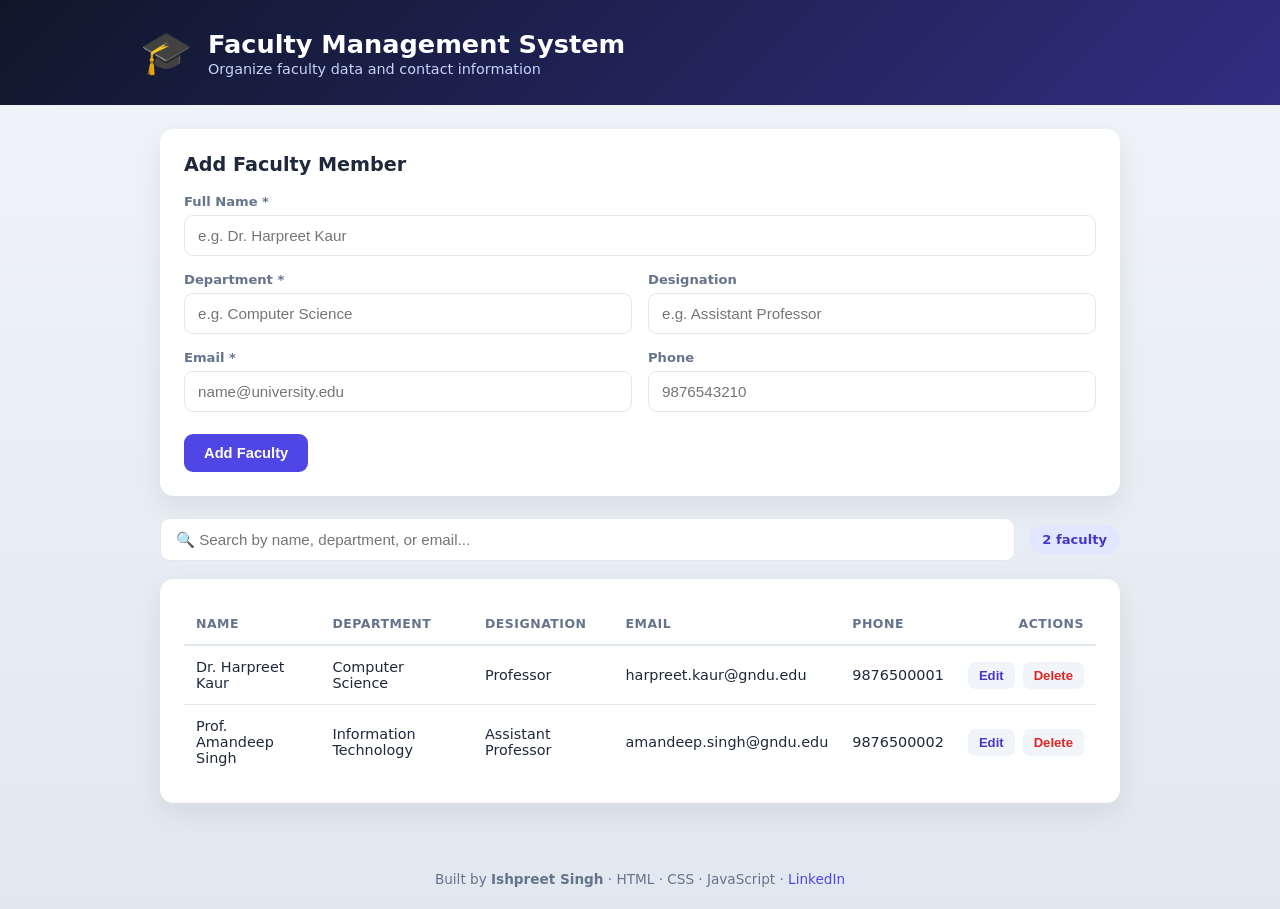
<file: index.html>
<!DOCTYPE html>
<html lang="en">
<head>
  <meta charset="UTF-8" />
  <meta name="viewport" content="width=device-width, initial-scale=1.0" />
  <title>Faculty Management System</title>
  <link rel="stylesheet" href="styles.css" />
</head>
<body>
  <header class="topbar">
    <div class="brand">
      <span class="logo">🎓</span>
      <div>
        <h1>Faculty Management System</h1>
        <p class="subtitle">Organize faculty data and contact information</p>
      </div>
    </div>
  </header>

  <main class="container">
    <!-- Add / Edit form -->
    <section class="card form-card">
      <h2 id="formTitle">Add Faculty Member</h2>
      <form id="facultyForm" autocomplete="off">
        <input type="hidden" id="editId" value="" />

        <div class="field">
          <label for="name">Full Name *</label>
          <input type="text" id="name" placeholder="e.g. Dr. Harpreet Kaur" required />
        </div>

        <div class="grid-2">
          <div class="field">
            <label for="department">Department *</label>
            <input type="text" id="department" placeholder="e.g. Computer Science" required />
          </div>
          <div class="field">
            <label for="designation">Designation</label>
            <input type="text" id="designation" placeholder="e.g. Assistant Professor" />
          </div>
        </div>

        <div class="grid-2">
          <div class="field">
            <label for="email">Email *</label>
            <input type="email" id="email" placeholder="name@university.edu" required />
          </div>
          <div class="field">
            <label for="phone">Phone</label>
            <input type="tel" id="phone" placeholder="9876543210" />
          </div>
        </div>

        <div class="actions">
          <button type="submit" class="btn primary" id="submitBtn">Add Faculty</button>
          <button type="button" class="btn ghost hidden" id="cancelBtn">Cancel</button>
        </div>
      </form>
    </section>

    <!-- Search + stats -->
    <section class="toolbar">
      <input type="search" id="searchInput" placeholder="🔍 Search by name, department, or email..." />
      <span class="count" id="count">0 faculty</span>
    </section>

    <!-- List -->
    <section class="card list-card">
      <div class="table-wrap">
        <table id="facultyTable">
          <thead>
            <tr>
              <th>Name</th>
              <th>Department</th>
              <th>Designation</th>
              <th>Email</th>
              <th>Phone</th>
              <th class="right">Actions</th>
            </tr>
          </thead>
          <tbody id="facultyBody"></tbody>
        </table>
      </div>
      <p class="empty hidden" id="emptyState">No faculty members yet. Add one using the form above. 👆</p>
    </section>
  </main>

  <footer class="footer">
    <p>Built by <strong>Ishpreet Singh</strong> · HTML · CSS · JavaScript ·
      <a href="https://www.linkedin.com/in/ishpreet-singh-a81920291" target="_blank" rel="noopener">LinkedIn</a>
    </p>
  </footer>

  <script src="app.js"></script>
</body>
</html>
</file>
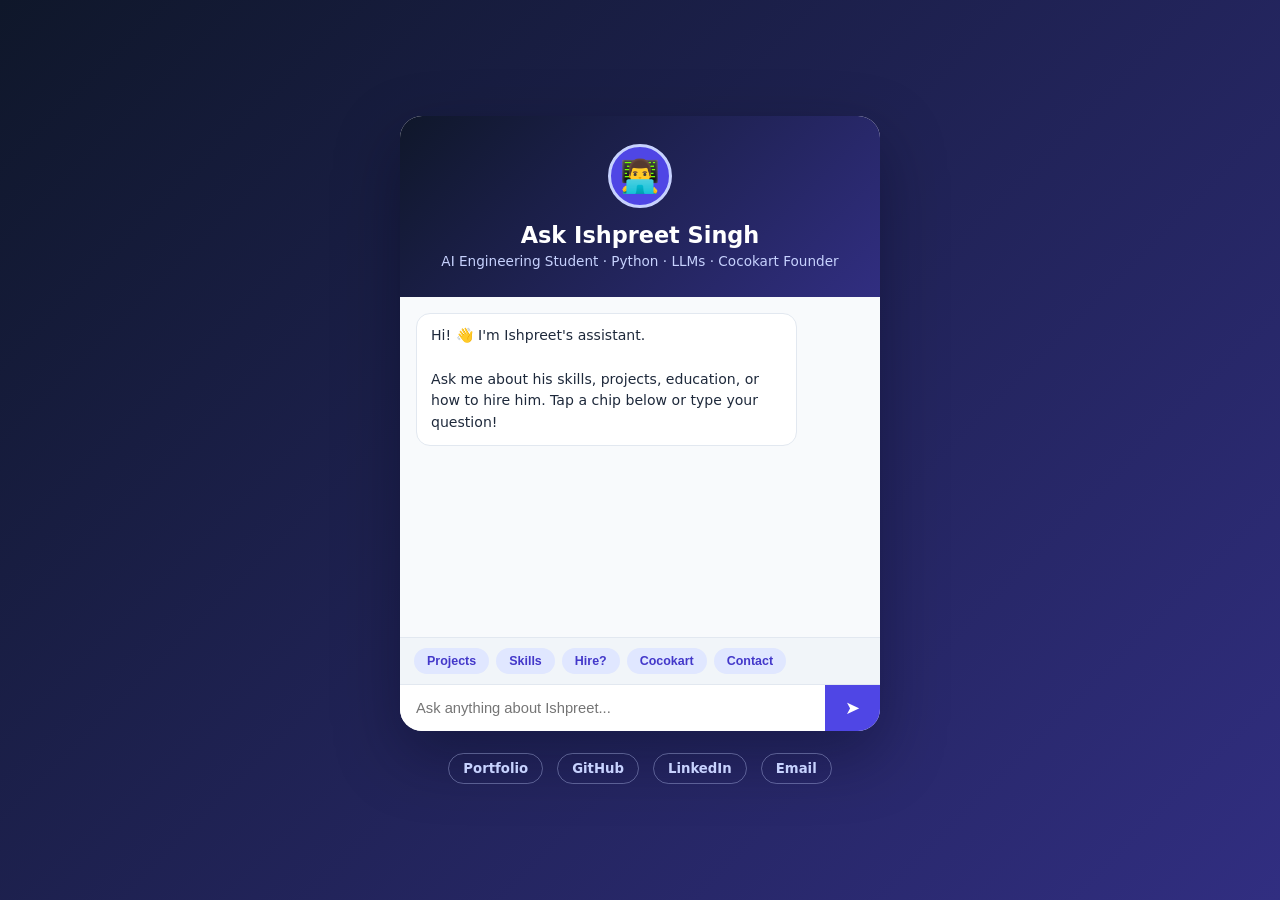
<file: ask/index.html>
<!DOCTYPE html>
<html lang="en">
<head>
  <meta charset="UTF-8" />
  <meta name="viewport" content="width=device-width, initial-scale=1.0" />
  <title>Ask Ishpreet Singh</title>
  <style>
    :root { --primary: #4f46e5; --dark: #0f172a; }
    * { box-sizing: border-box; margin: 0; padding: 0; }

    body {
      font-family: "Segoe UI", system-ui, sans-serif;
      background: linear-gradient(135deg, var(--dark) 0%, #312e81 100%);
      min-height: 100vh;
      display: flex; flex-direction: column;
      align-items: center; justify-content: center;
      padding: 24px;
    }

    .card {
      background: #fff; border-radius: 22px;
      width: 100%; max-width: 480px;
      box-shadow: 0 24px 64px rgba(2,6,23,0.35);
      overflow: hidden;
    }

    .card-header {
      background: linear-gradient(135deg, var(--dark), #312e81);
      color: #fff; padding: 28px 24px; text-align: center;
    }
    .avatar {
      width: 64px; height: 64px; border-radius: 50%;
      background: #4f46e5; display: flex; align-items: center;
      justify-content: center; font-size: 2rem;
      margin: 0 auto 14px; border: 3px solid #c7d2fe;
    }
    .card-header h1 { font-size: 1.4rem; }
    .card-header p  { color: #c7d2fe; font-size: 0.85rem; margin-top: 5px; }

    #cb-messages {
      height: 340px; overflow-y: auto;
      padding: 16px; background: #f8fafc;
      display: flex; flex-direction: column; gap: 10px;
    }
    .cb-msg {
      max-width: 85%; padding: 11px 14px; border-radius: 14px;
      font-size: 0.88rem; line-height: 1.55; white-space: pre-wrap; word-wrap: break-word;
    }
    .cb-msg.bot  { background: #fff; border: 1px solid #e2e8f0; align-self: flex-start; color: #1e293b; }
    .cb-msg.user { background: var(--primary); color: #fff; align-self: flex-end; }

    #cb-suggestions {
      padding: 10px 14px; display: flex; flex-wrap: wrap; gap: 7px;
      background: #f1f5f9; border-top: 1px solid #e2e8f0;
    }
    .cb-chip {
      background: #e0e7ff; color: #4338ca; border: none; border-radius: 20px;
      padding: 6px 13px; font-size: 0.78rem; font-weight: 600; cursor: pointer;
      transition: background .12s;
    }
    .cb-chip:hover { background: #c7d2fe; }

    #cb-input-row {
      display: flex; border-top: 1px solid #e2e8f0;
    }
    #cb-input {
      flex: 1; border: none; outline: none;
      padding: 15px 16px; font-size: 0.92rem;
    }
    #cb-send {
      background: var(--primary); color: #fff; border: none;
      padding: 0 20px; cursor: pointer; font-size: 1.15rem;
      transition: background .12s;
    }
    #cb-send:hover { background: #4338ca; }

    .links {
      text-align: center; margin-top: 22px;
      display: flex; gap: 14px; justify-content: center; flex-wrap: wrap;
    }
    .links a {
      color: #c7d2fe; text-decoration: none; font-size: 0.83rem;
      font-weight: 600; padding: 7px 14px; border-radius: 20px;
      border: 1px solid rgba(199,210,254,0.35);
      transition: background .12s;
    }
    .links a:hover { background: rgba(255,255,255,0.1); }
  </style>
</head>
<body>

  <div class="card">
    <div class="card-header">
      <div class="avatar">👨‍💻</div>
      <h1>Ask Ishpreet Singh</h1>
      <p>AI Engineering Student · Python · LLMs · Cocokart Founder</p>
    </div>

    <div id="cb-messages"></div>

    <div id="cb-suggestions">
      <button class="cb-chip" onclick="sendChip('What projects has he built?')">Projects</button>
      <button class="cb-chip" onclick="sendChip('What are his skills?')">Skills</button>
      <button class="cb-chip" onclick="sendChip('Is he available for internship?')">Hire?</button>
      <button class="cb-chip" onclick="sendChip('Tell me about Cocokart')">Cocokart</button>
      <button class="cb-chip" onclick="sendChip('How can I contact him?')">Contact</button>
    </div>

    <div id="cb-input-row">
      <input id="cb-input" type="text" placeholder="Ask anything about Ishpreet..."
             onkeydown="if(event.key==='Enter') sendMessage()" />
      <button id="cb-send" onclick="sendMessage()">➤</button>
    </div>
  </div>

  <div class="links">
    <a href="https://ishpreetsuri.github.io/code-ishpreet/portfolio/" target="_blank">Portfolio</a>
    <a href="https://github.com/ishpreetsuri" target="_blank">GitHub</a>
    <a href="https://www.linkedin.com/in/ishpreet-singh-a81920291" target="_blank">LinkedIn</a>
    <a href="mailto:ishpreet17suri@gmail.com">Email</a>
  </div>

  <script src="../chatbot/chatbot-data.js"></script>
  <script>
    // Inline minimal version of the chat logic (no floating widget needed here)
    function getAnswer(userMessage) {
      const msg = userMessage.toLowerCase().trim();
      let bestScore = 0;
      let bestAnswer = ISHPREET.fallback;
      ISHPREET.qa.forEach(entry => {
        let score = 0;
        entry.triggers.forEach(t => { if (msg.includes(t.toLowerCase())) score++; });
        if (score > bestScore) { bestScore = score; bestAnswer = entry.answer; }
      });
      return bestAnswer;
    }

    function addMessage(type, text) {
      const msgs = document.getElementById("cb-messages");
      const div = document.createElement("div");
      div.className = `cb-msg ${type}`;
      div.textContent = text;
      msgs.appendChild(div);
      msgs.scrollTop = msgs.scrollHeight;
    }

    function sendMessage() {
      const input = document.getElementById("cb-input");
      const text = input.value.trim();
      if (!text) return;
      addMessage("user", text);
      input.value = "";
      setTimeout(() => addMessage("bot", getAnswer(text)), 400);
    }

    function sendChip(text) {
      document.getElementById("cb-input").value = text;
      sendMessage();
    }

    // Welcome message
    addMessage("bot", "Hi! 👋 I'm Ishpreet's assistant.\n\nAsk me about his skills, projects, education, or how to hire him. Tap a chip below or type your question!");
  </script>
</body>
</html>
</file>
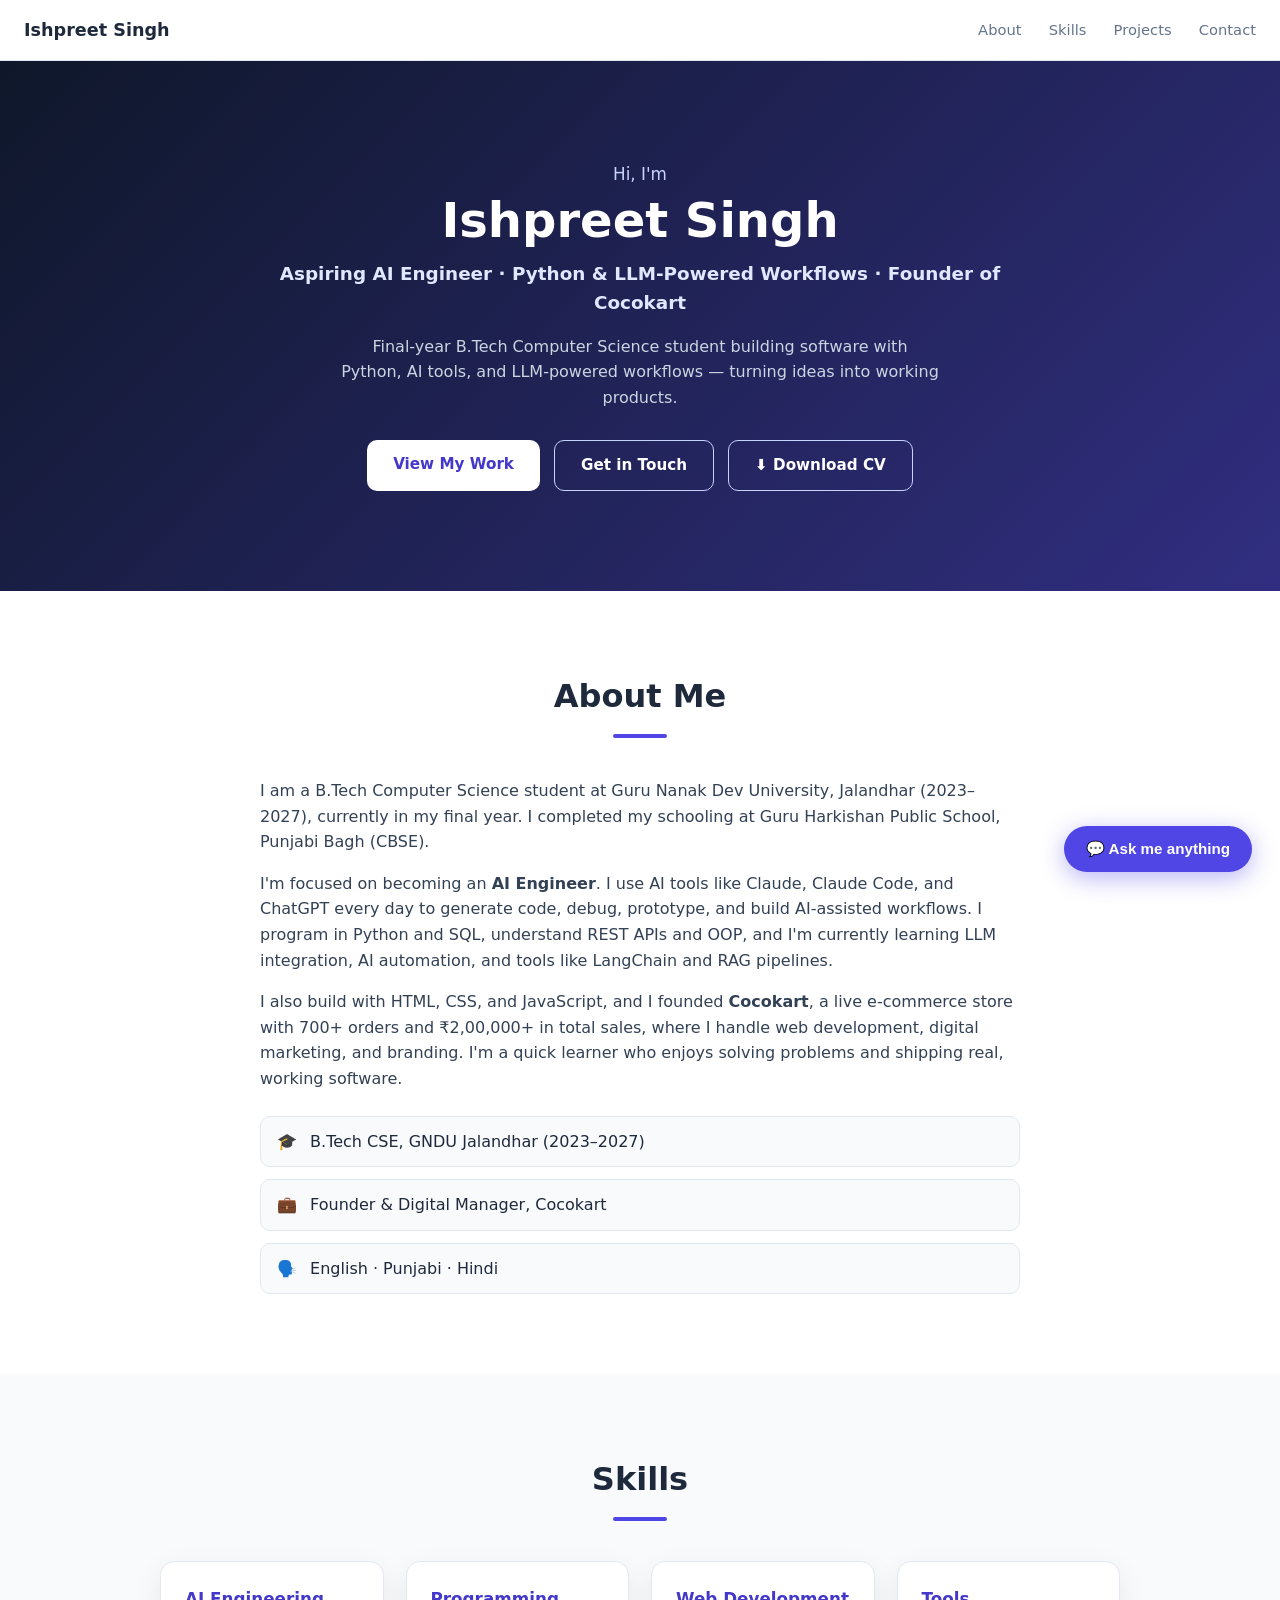
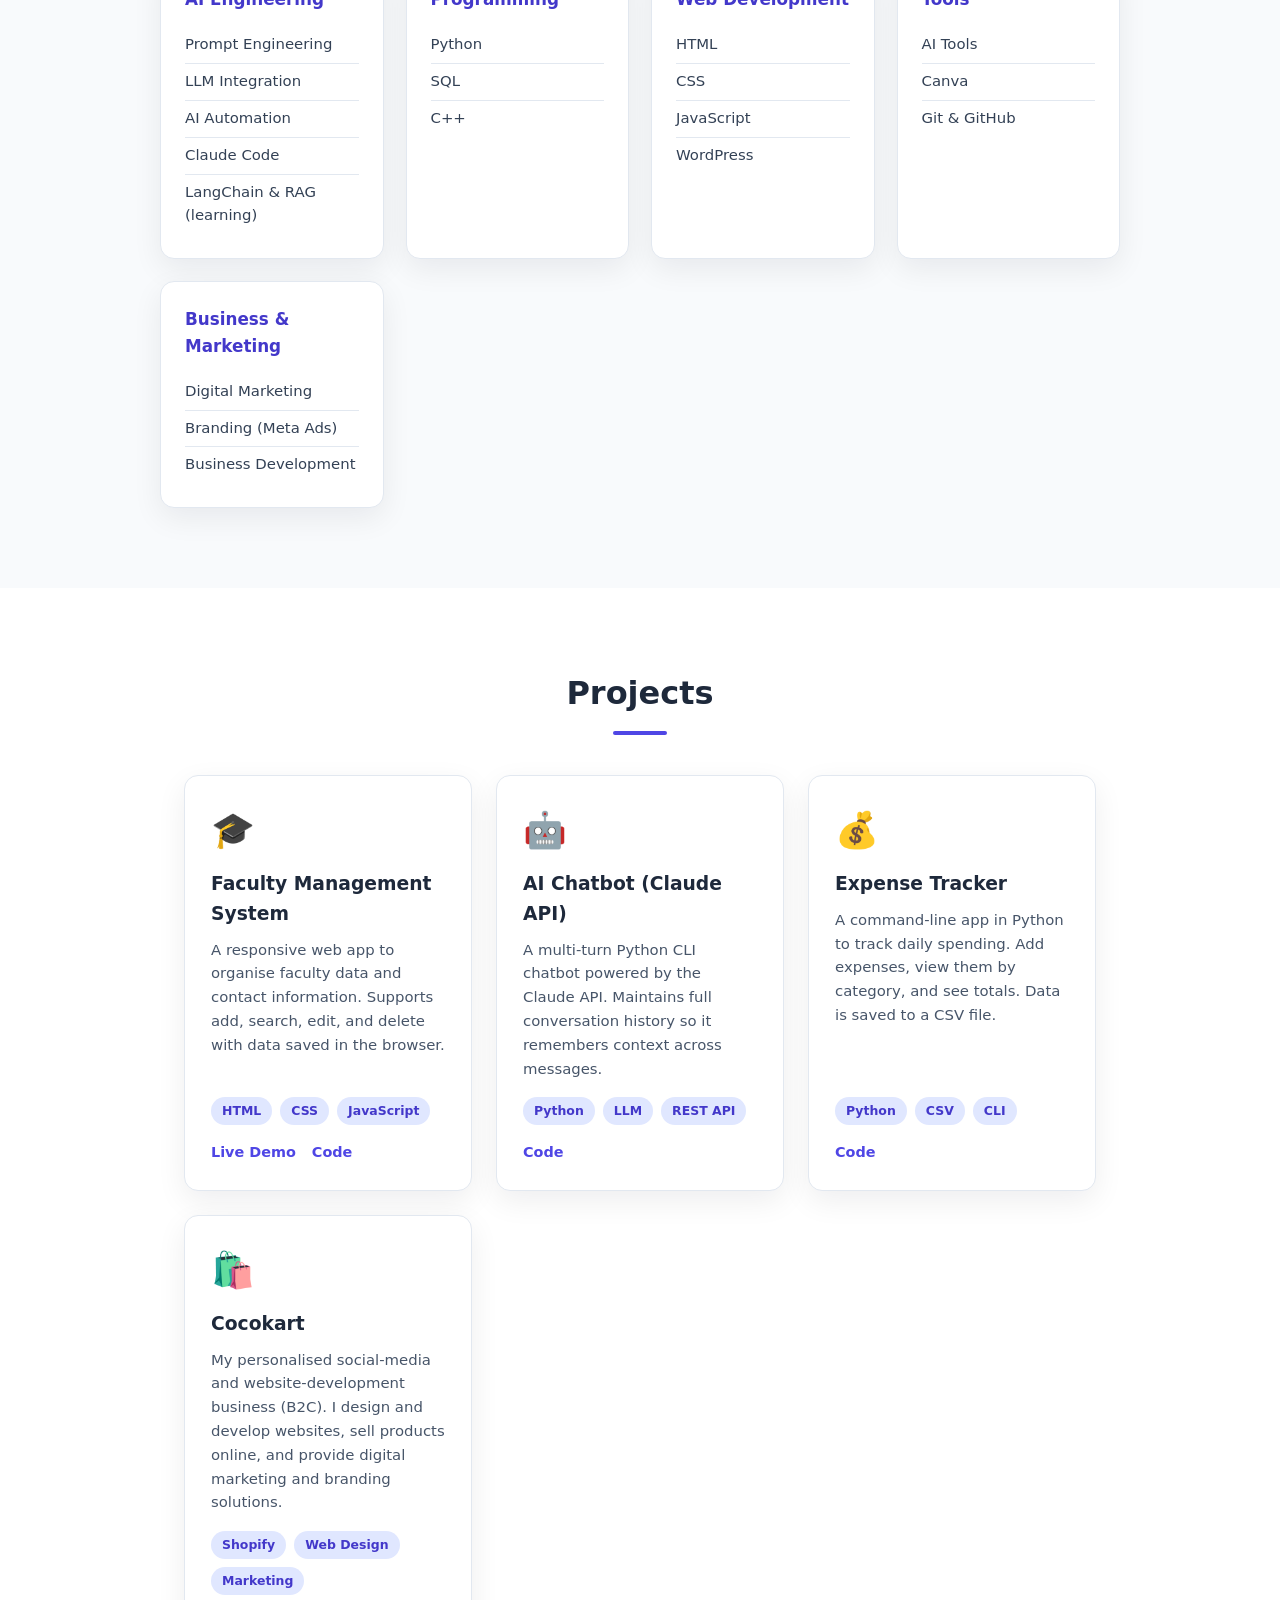
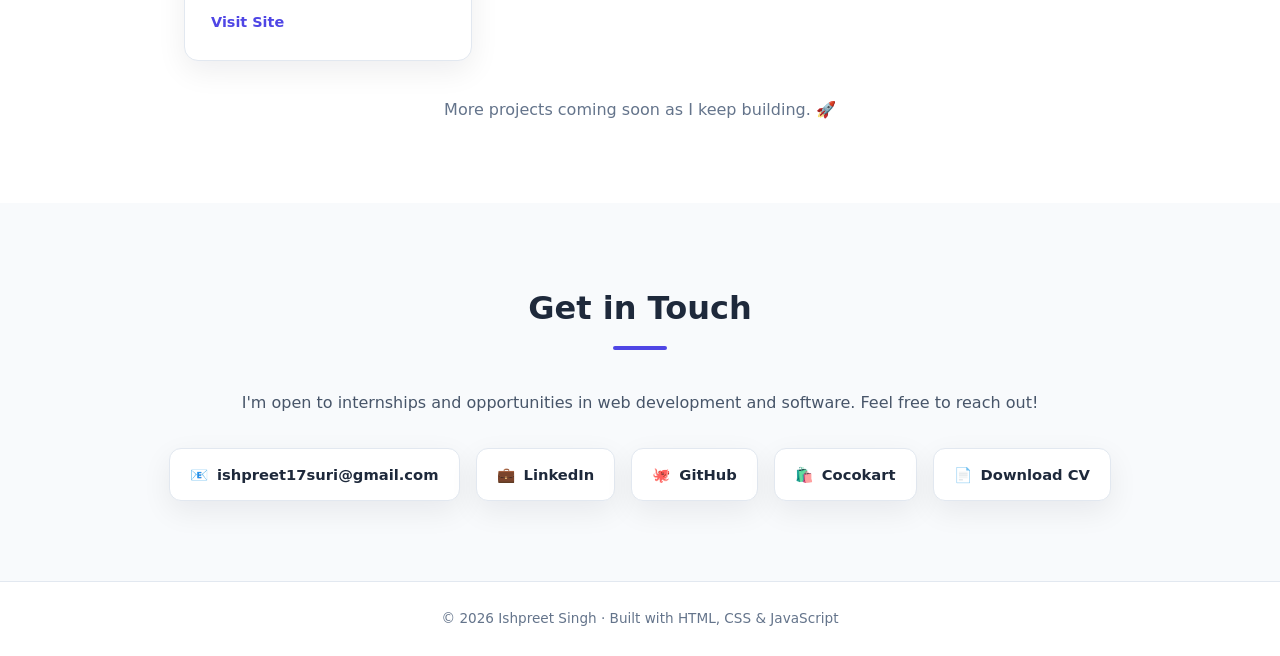
<file: portfolio/index.html>
<!DOCTYPE html>
<html lang="en">
<head>
  <meta charset="UTF-8" />
  <meta name="viewport" content="width=device-width, initial-scale=1.0" />
  <title>Ishpreet Singh — Portfolio</title>
  <meta name="description" content="Portfolio of Ishpreet Singh, aspiring AI Engineer building with Python, AI tools, and LLM-powered workflows." />
  <link rel="stylesheet" href="style.css" />
</head>
<body>

  <!-- Navigation -->
  <nav class="nav">
    <a href="#home" class="nav-logo">Ishpreet Singh</a>
    <div class="nav-links">
      <a href="#about">About</a>
      <a href="#skills">Skills</a>
      <a href="#projects">Projects</a>
      <a href="#contact">Contact</a>
    </div>
  </nav>

  <!-- Hero -->
  <header id="home" class="hero">
    <div class="hero-inner">
      <p class="hero-greet">Hi, I'm</p>
      <h1>Ishpreet Singh</h1>
      <p class="hero-role">Aspiring AI Engineer · Python &amp; LLM-Powered Workflows · Founder of Cocokart</p>
      <p class="hero-tag">
        Final-year B.Tech Computer Science student building software with Python,
        AI tools, and LLM-powered workflows — turning ideas into working products.
      </p>
      <div class="hero-btns">
        <a href="#projects" class="btn primary">View My Work</a>
        <a href="#contact" class="btn ghost">Get in Touch</a>
        <a href="../Ishpreet_Singh_CV.pdf" download class="btn ghost">⬇ Download CV</a>
      </div>
    </div>
  </header>

  <!-- About -->
  <section id="about" class="section">
    <h2 class="section-title">About Me</h2>
    <div class="about">
      <p>
        I am a B.Tech Computer Science student at Guru Nanak Dev University, Jalandhar
        (2023–2027), currently in my final year. I completed my schooling at
        Guru Harkishan Public School, Punjabi Bagh (CBSE).
      </p>
      <p>
        I'm focused on becoming an <strong>AI Engineer</strong>. I use AI tools like
        Claude, Claude Code, and ChatGPT every day to generate code, debug, prototype,
        and build AI-assisted workflows. I program in Python and SQL, understand REST
        APIs and OOP, and I'm currently learning LLM integration, AI automation, and
        tools like LangChain and RAG pipelines.
      </p>
      <p>
        I also build with HTML, CSS, and JavaScript, and I founded
        <strong>Cocokart</strong>, a live e-commerce store with 700+ orders and
        ₹2,00,000+ in total sales, where I handle web development, digital marketing,
        and branding. I'm a quick learner who enjoys solving problems and shipping
        real, working software.
      </p>
      <ul class="facts">
        <li><span>🎓</span> B.Tech CSE, GNDU Jalandhar (2023–2027)</li>
        <li><span>💼</span> Founder &amp; Digital Manager, Cocokart</li>
        <li><span>🗣️</span> English · Punjabi · Hindi</li>
      </ul>
    </div>
  </section>

  <!-- Skills -->
  <section id="skills" class="section alt">
    <h2 class="section-title">Skills</h2>
    <div class="skills-grid">
      <div class="skill-card">
        <h3>AI Engineering</h3>
        <ul><li>Prompt Engineering</li><li>LLM Integration</li><li>AI Automation</li><li>Claude Code</li><li>LangChain &amp; RAG (learning)</li></ul>
      </div>
      <div class="skill-card">
        <h3>Programming</h3>
        <ul><li>Python</li><li>SQL</li><li>C++</li></ul>
      </div>
      <div class="skill-card">
        <h3>Web Development</h3>
        <ul><li>HTML</li><li>CSS</li><li>JavaScript</li><li>WordPress</li></ul>
      </div>
      <div class="skill-card">
        <h3>Tools</h3>
        <ul><li>AI Tools</li><li>Canva</li><li>Git &amp; GitHub</li></ul>
      </div>
      <div class="skill-card">
        <h3>Business &amp; Marketing</h3>
        <ul><li>Digital Marketing</li><li>Branding (Meta Ads)</li><li>Business Development</li></ul>
      </div>
    </div>
  </section>

  <!-- Projects -->
  <section id="projects" class="section">
    <h2 class="section-title">Projects</h2>
    <div class="projects-grid">

      <article class="project-card">
        <div class="project-emoji">🎓</div>
        <h3>Faculty Management System</h3>
        <p>
          A responsive web app to organise faculty data and contact information.
          Supports add, search, edit, and delete with data saved in the browser.
        </p>
        <div class="tags"><span>HTML</span><span>CSS</span><span>JavaScript</span></div>
        <div class="project-links">
          <a href="../index.html">Live Demo</a>
          <a href="https://github.com/ishpreetsuri/code-ishpreet" target="_blank" rel="noopener">Code</a>
        </div>
      </article>

      <article class="project-card">
        <div class="project-emoji">🤖</div>
        <h3>AI Chatbot (Claude API)</h3>
        <p>
          A multi-turn Python CLI chatbot powered by the Claude API. Maintains
          full conversation history so it remembers context across messages.
        </p>
        <div class="tags"><span>Python</span><span>LLM</span><span>REST API</span></div>
        <div class="project-links">
          <a href="https://github.com/ishpreetsuri/code-ishpreet/tree/main/ai-chatbot" target="_blank" rel="noopener">Code</a>
        </div>
      </article>

      <article class="project-card">
        <div class="project-emoji">💰</div>
        <h3>Expense Tracker</h3>
        <p>
          A command-line app in Python to track daily spending. Add expenses,
          view them by category, and see totals. Data is saved to a CSV file.
        </p>
        <div class="tags"><span>Python</span><span>CSV</span><span>CLI</span></div>
        <div class="project-links">
          <a href="https://github.com/ishpreetsuri/code-ishpreet/tree/main/python-expense-tracker" target="_blank" rel="noopener">Code</a>
        </div>
      </article>

      <article class="project-card">
        <div class="project-emoji">🛍️</div>
        <h3>Cocokart</h3>
        <p>
          My personalised social-media and website-development business (B2C). I design
          and develop websites, sell products online, and provide digital marketing and
          branding solutions.
        </p>
        <div class="tags"><span>Shopify</span><span>Web Design</span><span>Marketing</span></div>
        <div class="project-links">
          <a href="https://ishpreetsuri.github.io/cocokart-archive/" target="_blank" rel="noopener">Visit Site</a>
        </div>
      </article>

    </div>
    <p class="more-soon">More projects coming soon as I keep building. 🚀</p>
  </section>

  <!-- Contact -->
  <section id="contact" class="section alt">
    <h2 class="section-title">Get in Touch</h2>
    <p class="contact-intro">
      I'm open to internships and opportunities in web development and software.
      Feel free to reach out!
    </p>
    <div class="contact-links">
      <a href="mailto:ishpreet17suri@gmail.com" class="contact-item">
        <span>📧</span> ishpreet17suri@gmail.com
      </a>
      <a href="https://www.linkedin.com/in/ishpreet-singh-a81920291" target="_blank" rel="noopener" class="contact-item">
        <span>💼</span> LinkedIn
      </a>
      <a href="https://github.com/ishpreetsuri" target="_blank" rel="noopener" class="contact-item">
        <span>🐙</span> GitHub
      </a>
      <a href="https://ishpreetsuri.github.io/cocokart-archive/" target="_blank" rel="noopener" class="contact-item">
        <span>🛍️</span> Cocokart
      </a>
      <a href="../Ishpreet_Singh_CV.pdf" download class="contact-item">
        <span>📄</span> Download CV
      </a>
    </div>
  </section>

  <footer class="footer">
    <p>© <span id="year"></span> Ishpreet Singh · Built with HTML, CSS &amp; JavaScript</p>
  </footer>

  <script>
    // Set the current year in the footer automatically
    document.getElementById("year").textContent = new Date().getFullYear();
  </script>
  <script src="../chatbot/chatbot-data.js"></script>
  <script src="../chatbot/chatbot.js"></script>
</body>
</html>
</file>
<file: styles.css>
/* Faculty Management System — styles
   Author: Ishpreet Singh */

:root {
  --bg: #0f172a;
  --bg-soft: #1e293b;
  --card: #ffffff;
  --text: #1e293b;
  --muted: #64748b;
  --primary: #4f46e5;
  --primary-dark: #4338ca;
  --danger: #dc2626;
  --border: #e2e8f0;
  --shadow: 0 10px 30px rgba(2, 6, 23, 0.08);
}

* { box-sizing: border-box; margin: 0; padding: 0; }

body {
  font-family: "Segoe UI", system-ui, -apple-system, sans-serif;
  background: linear-gradient(180deg, #f1f5f9 0%, #e2e8f0 100%);
  color: var(--text);
  min-height: 100vh;
  display: flex;
  flex-direction: column;
}

/* Header */
.topbar {
  background: linear-gradient(135deg, var(--bg) 0%, #312e81 100%);
  color: #fff;
  padding: 28px 20px;
}
.brand { display: flex; align-items: center; gap: 16px; max-width: 1000px; margin: 0 auto; }
.logo { font-size: 42px; }
.topbar h1 { font-size: 1.6rem; }
.subtitle { color: #c7d2fe; font-size: 0.9rem; margin-top: 2px; }

/* Layout */
.container { width: 100%; max-width: 1000px; margin: 0 auto; padding: 24px 20px; flex: 1; }

.card {
  background: var(--card);
  border-radius: 14px;
  box-shadow: var(--shadow);
  padding: 24px;
  margin-bottom: 22px;
}
.card h2 { font-size: 1.2rem; margin-bottom: 18px; }

/* Form */
.field { margin-bottom: 16px; display: flex; flex-direction: column; }
.field label { font-size: 0.82rem; font-weight: 600; color: var(--muted); margin-bottom: 6px; }
.field input {
  padding: 11px 13px;
  border: 1px solid var(--border);
  border-radius: 9px;
  font-size: 0.95rem;
  transition: border-color .15s, box-shadow .15s;
}
.field input:focus {
  outline: none;
  border-color: var(--primary);
  box-shadow: 0 0 0 3px rgba(79, 70, 229, 0.15);
}
.grid-2 { display: grid; grid-template-columns: 1fr 1fr; gap: 16px; }

.actions { display: flex; gap: 10px; margin-top: 6px; }
.btn {
  padding: 11px 20px;
  border: none;
  border-radius: 9px;
  font-size: 0.92rem;
  font-weight: 600;
  cursor: pointer;
  transition: background .15s, transform .05s;
}
.btn:active { transform: translateY(1px); }
.btn.primary { background: var(--primary); color: #fff; }
.btn.primary:hover { background: var(--primary-dark); }
.btn.ghost { background: #f1f5f9; color: var(--muted); }
.btn.ghost:hover { background: #e2e8f0; }

/* Toolbar */
.toolbar { display: flex; align-items: center; gap: 14px; margin-bottom: 18px; }
#searchInput {
  flex: 1;
  padding: 12px 15px;
  border: 1px solid var(--border);
  border-radius: 10px;
  font-size: 0.95rem;
}
#searchInput:focus { outline: none; border-color: var(--primary); }
.count {
  background: #e0e7ff;
  color: var(--primary-dark);
  padding: 7px 13px;
  border-radius: 20px;
  font-size: 0.82rem;
  font-weight: 600;
  white-space: nowrap;
}

/* Table */
.table-wrap { overflow-x: auto; }
table { width: 100%; border-collapse: collapse; }
th, td { text-align: left; padding: 13px 12px; font-size: 0.9rem; }
th { color: var(--muted); font-size: 0.78rem; text-transform: uppercase; letter-spacing: .04em; border-bottom: 2px solid var(--border); }
td { border-bottom: 1px solid var(--border); }
tr:last-child td { border-bottom: none; }
tbody tr:hover { background: #f8fafc; }
.right { text-align: right; }

.row-actions { display: flex; gap: 8px; justify-content: flex-end; }
.icon-btn {
  border: none;
  background: #f1f5f9;
  padding: 6px 11px;
  border-radius: 7px;
  cursor: pointer;
  font-size: 0.82rem;
  font-weight: 600;
}
.icon-btn.edit { color: var(--primary-dark); }
.icon-btn.edit:hover { background: #e0e7ff; }
.icon-btn.delete { color: var(--danger); }
.icon-btn.delete:hover { background: #fee2e2; }

.empty { text-align: center; color: var(--muted); padding: 30px 0; }
.hidden { display: none; }

/* Footer */
.footer { text-align: center; padding: 22px; color: var(--muted); font-size: 0.85rem; }
.footer a { color: var(--primary); text-decoration: none; }
.footer a:hover { text-decoration: underline; }

@media (max-width: 600px) {
  .grid-2 { grid-template-columns: 1fr; }
  .topbar h1 { font-size: 1.3rem; }
}
</file>
<file: portfolio/style.css>
/* Portfolio — Ishpreet Singh
   Clean, modern, responsive personal website. */

:root {
  --bg: #ffffff;
  --bg-alt: #f8fafc;
  --text: #1e293b;
  --muted: #64748b;
  --primary: #4f46e5;
  --primary-dark: #4338ca;
  --border: #e2e8f0;
  --shadow: 0 10px 30px rgba(2, 6, 23, 0.07);
}

* { box-sizing: border-box; margin: 0; padding: 0; }
html { scroll-behavior: smooth; }

body {
  font-family: "Segoe UI", system-ui, -apple-system, sans-serif;
  color: var(--text);
  background: var(--bg);
  line-height: 1.6;
}

/* Navigation */
.nav {
  position: sticky;
  top: 0;
  z-index: 50;
  display: flex;
  align-items: center;
  justify-content: space-between;
  padding: 16px 24px;
  background: rgba(255, 255, 255, 0.9);
  backdrop-filter: blur(8px);
  border-bottom: 1px solid var(--border);
}
.nav-logo { font-weight: 700; font-size: 1.1rem; color: var(--text); text-decoration: none; }
.nav-links a {
  margin-left: 22px;
  color: var(--muted);
  text-decoration: none;
  font-size: 0.92rem;
  font-weight: 500;
  transition: color .15s;
}
.nav-links a:hover { color: var(--primary); }

/* Hero */
.hero {
  background: linear-gradient(135deg, #0f172a 0%, #312e81 100%);
  color: #fff;
  padding: 100px 24px;
  text-align: center;
}
.hero-inner { max-width: 760px; margin: 0 auto; }
.hero-greet { color: #c7d2fe; font-size: 1.05rem; }
.hero h1 { font-size: 3rem; margin: 6px 0 12px; line-height: 1.1; }
.hero-role { font-size: 1.15rem; color: #e0e7ff; font-weight: 600; margin-bottom: 16px; }
.hero-tag { color: #cbd5e1; max-width: 600px; margin: 0 auto 30px; }
.hero-btns { display: flex; gap: 14px; justify-content: center; flex-wrap: wrap; }

/* Buttons */
.btn {
  display: inline-block;
  padding: 12px 26px;
  border-radius: 10px;
  font-weight: 600;
  font-size: 0.95rem;
  text-decoration: none;
  transition: transform .05s, background .15s, color .15s;
}
.btn:active { transform: translateY(1px); }
.btn.primary { background: #fff; color: var(--primary-dark); }
.btn.primary:hover { background: #e0e7ff; }
.btn.ghost { border: 1.5px solid #c7d2fe; color: #fff; }
.btn.ghost:hover { background: rgba(255, 255, 255, 0.1); }

/* Sections */
.section { max-width: 960px; margin: 0 auto; padding: 80px 24px; }
.section.alt { background: var(--bg-alt); max-width: none; }
.section.alt > * { max-width: 960px; margin-left: auto; margin-right: auto; }
.section-title {
  font-size: 2rem;
  text-align: center;
  margin-bottom: 40px;
  position: relative;
}
.section-title::after {
  content: "";
  display: block;
  width: 54px;
  height: 4px;
  background: var(--primary);
  border-radius: 4px;
  margin: 12px auto 0;
}

/* About */
.about { max-width: 760px; margin: 0 auto; }
.about p { margin-bottom: 16px; color: #334155; }
.facts { list-style: none; margin-top: 24px; display: grid; gap: 12px; }
.facts li {
  background: var(--bg-alt);
  border: 1px solid var(--border);
  border-radius: 10px;
  padding: 12px 16px;
  font-weight: 500;
}
.facts li span { margin-right: 8px; }

/* Skills */
.skills-grid {
  display: grid;
  grid-template-columns: repeat(auto-fit, minmax(200px, 1fr));
  gap: 22px;
}
.skill-card {
  background: var(--bg);
  border: 1px solid var(--border);
  border-radius: 14px;
  padding: 24px;
  box-shadow: var(--shadow);
}
.skill-card h3 { margin-bottom: 14px; color: var(--primary-dark); font-size: 1.05rem; }
.skill-card ul { list-style: none; }
.skill-card li {
  padding: 6px 0;
  border-bottom: 1px solid var(--border);
  color: #334155;
  font-size: 0.93rem;
}
.skill-card li:last-child { border-bottom: none; }

/* Projects */
.projects-grid {
  display: grid;
  grid-template-columns: repeat(auto-fit, minmax(280px, 1fr));
  gap: 24px;
}
.project-card {
  background: var(--bg);
  border: 1px solid var(--border);
  border-radius: 14px;
  padding: 26px;
  box-shadow: var(--shadow);
  display: flex;
  flex-direction: column;
  transition: transform .15s, box-shadow .15s;
}
.project-card:hover { transform: translateY(-4px); box-shadow: 0 16px 36px rgba(2, 6, 23, 0.12); }
.project-emoji { font-size: 2.2rem; margin-bottom: 10px; }
.project-card h3 { margin-bottom: 10px; }
.project-card p { color: #475569; font-size: 0.93rem; flex: 1; }
.tags { display: flex; flex-wrap: wrap; gap: 8px; margin: 16px 0; }
.tags span {
  background: #e0e7ff;
  color: var(--primary-dark);
  padding: 4px 11px;
  border-radius: 20px;
  font-size: 0.78rem;
  font-weight: 600;
}
.project-links { display: flex; gap: 16px; }
.project-links a {
  color: var(--primary);
  text-decoration: none;
  font-weight: 600;
  font-size: 0.9rem;
}
.project-links a:hover { text-decoration: underline; }
.more-soon { text-align: center; color: var(--muted); margin-top: 36px; }

/* Contact */
.contact-intro { text-align: center; color: #475569; max-width: 560px; margin: 0 auto 32px; }
.contact-links {
  display: flex;
  flex-wrap: wrap;
  gap: 16px;
  justify-content: center;
}
.contact-item {
  display: flex;
  align-items: center;
  gap: 9px;
  background: var(--bg);
  border: 1px solid var(--border);
  border-radius: 12px;
  padding: 14px 20px;
  text-decoration: none;
  color: var(--text);
  font-weight: 600;
  font-size: 0.92rem;
  box-shadow: var(--shadow);
  transition: transform .12s, border-color .15s;
}
.contact-item:hover { transform: translateY(-3px); border-color: var(--primary); }

/* Footer */
.footer {
  text-align: center;
  padding: 26px;
  color: var(--muted);
  font-size: 0.85rem;
  border-top: 1px solid var(--border);
}

/* Responsive */
@media (max-width: 600px) {
  .hero { padding: 70px 20px; }
  .hero h1 { font-size: 2.2rem; }
  .nav-links a { margin-left: 14px; font-size: 0.85rem; }
  .section { padding: 56px 20px; }
}
</file>
